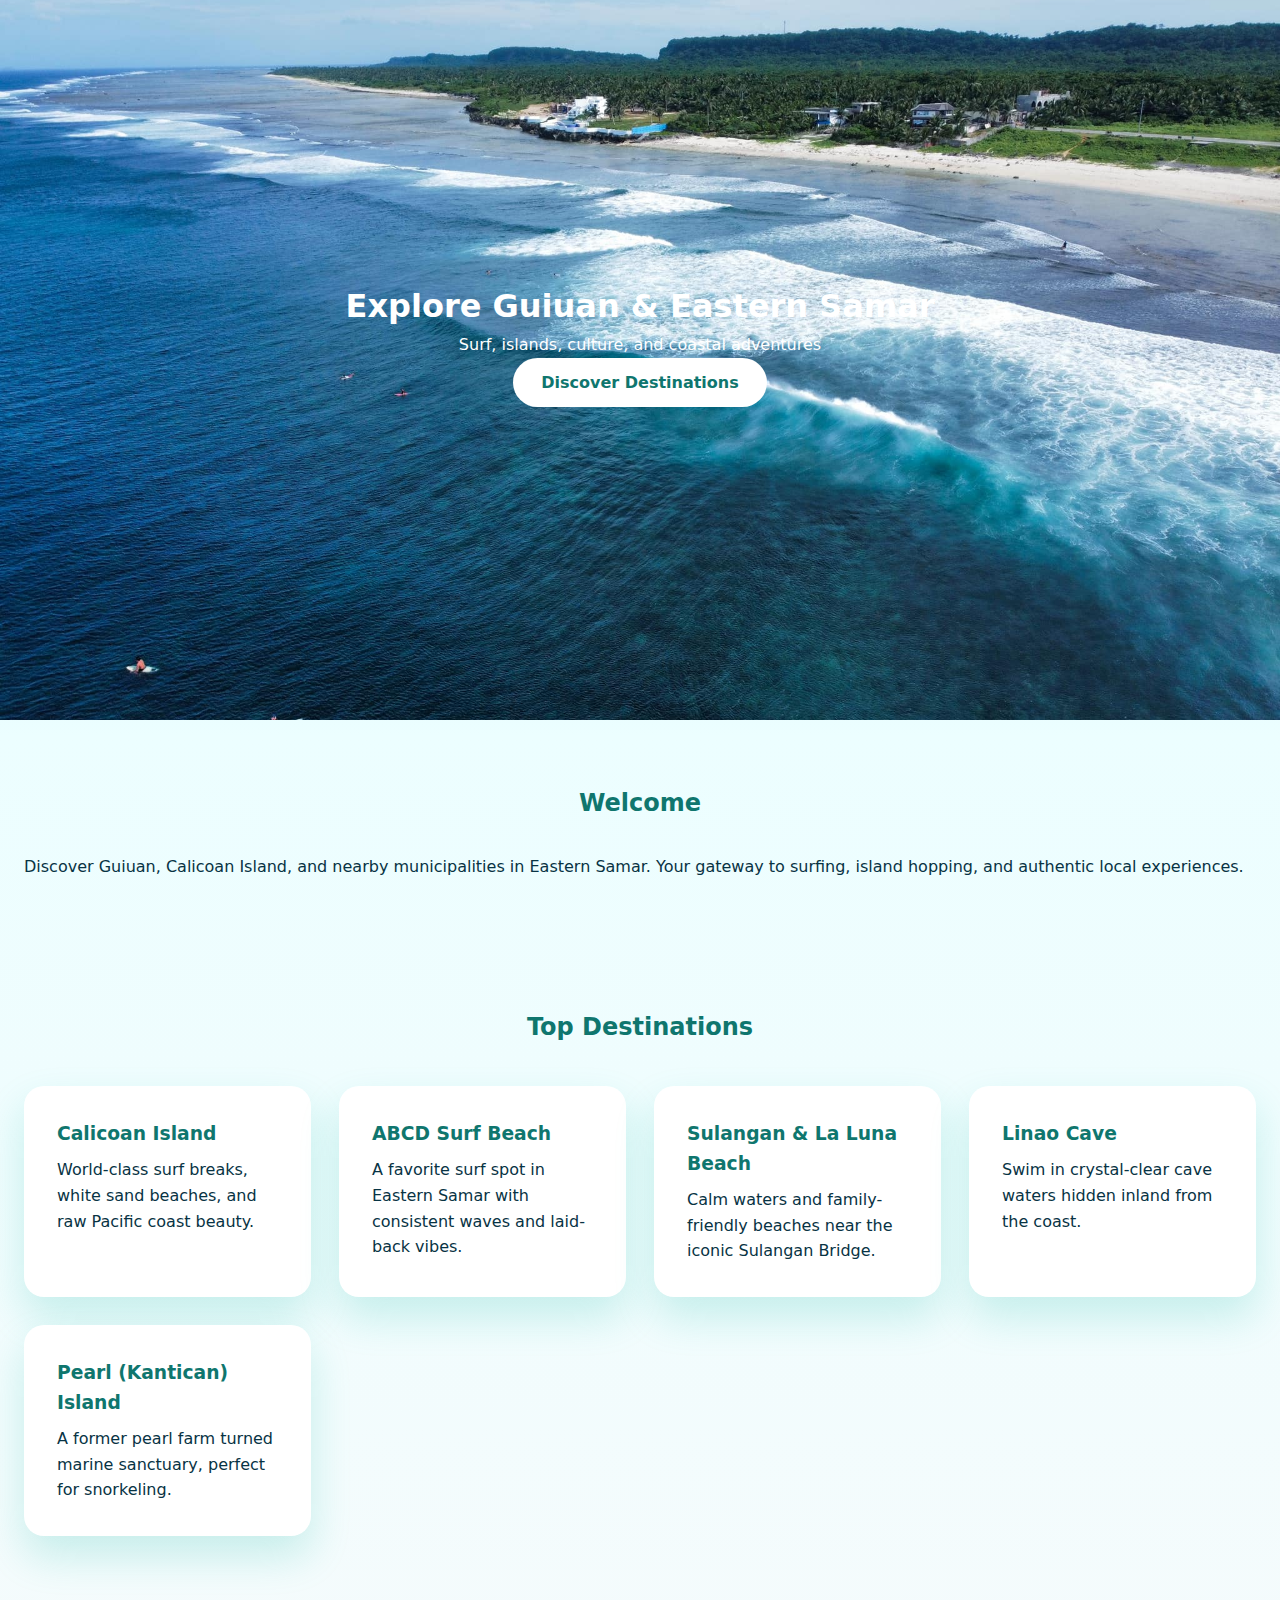
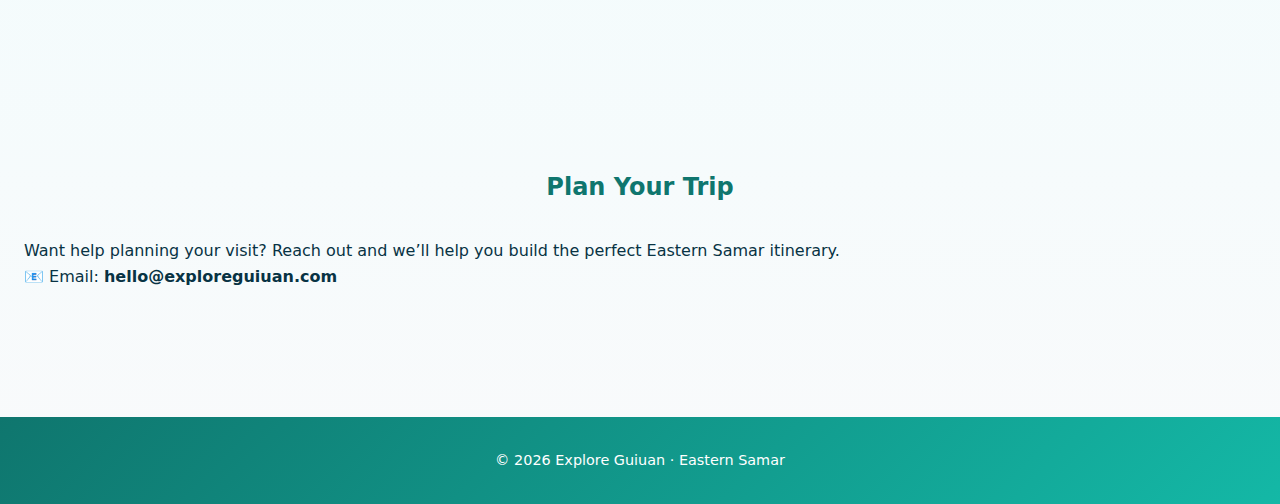
<file: index.html>
<!DOCTYPE html>
<html lang="en">
<head>
  <meta charset="UTF-8" />
  <title>Explore Guiuan | Eastern Samar Tourism</title>
  <meta name="viewport" content="width=device-width, initial-scale=1" />
  <link rel="stylesheet" href="css/styles.css" />
</head>
<body>

  <!-- HERO -->
  <header class="hero">
    <div class="hero-content">
      <h1>Explore Guiuan & Eastern Samar</h1>
      <p>Surf, islands, culture, and coastal adventures</p>
      <a href="#destinations" class="btn">Discover Destinations</a>
    </div>
  </header>

  <!-- INTRO -->
  <section class="section">
    <h2>Welcome</h2>
    <p class="center">
      Discover Guiuan, Calicoan Island, and nearby municipalities in Eastern Samar.
      Your gateway to surfing, island hopping, and authentic local experiences.
    </p>
  </section>

  <!-- DESTINATIONS -->
  <section id="destinations" class="section light">
    <h2>Top Destinations</h2>

    <div class="cards">
      <div class="card">
        <h3>Calicoan Island</h3>
        <p>World-class surf breaks, white sand beaches, and raw Pacific coast beauty.</p>
      </div>

      <div class="card">
        <h3>ABCD Surf Beach</h3>
        <p>A favorite surf spot in Eastern Samar with consistent waves and laid-back vibes.</p>
      </div>

      <div class="card">
        <h3>Sulangan &amp; La Luna Beach</h3>
        <p>Calm waters and family-friendly beaches near the iconic Sulangan Bridge.</p>
      </div>

      <div class="card">
        <h3>Linao Cave</h3>
        <p>Swim in crystal-clear cave waters hidden inland from the coast.</p>
      </div>

      <div class="card">
        <h3>Pearl (Kantican) Island</h3>
        <p>A former pearl farm turned marine sanctuary, perfect for snorkeling.</p>
      </div>
    </div>
  </section>

  <!-- PLAN YOUR TRIP -->
  <section class="section">
    <h2>Plan Your Trip</h2>
    <p class="center">
      Want help planning your visit? Reach out and we’ll help you build the perfect Eastern Samar itinerary.
    </p>
    <p class="center">
      📧 Email: <strong>hello@exploreguiuan.com</strong>
    </p>
  </section>

  <!-- FOOTER -->
  <footer class="footer">
    <p>© 2026 Explore Guiuan · Eastern Samar</p>
  </footer>

</body>
</html>
</file>
<file: css/styles.css>
/* RESET */
* {
  margin: 0;
  padding: 0;
  box-sizing: border-box;
}

/* COLOR PALETTE */
:root {
  --ocean-green: #14b8a6;
  --ocean-green-light: #5eead4;
  --ocean-aqua: #ecfeff;
  --ocean-deep: #0f766e;
  --text-dark: #083344;
}

/* BASE */
body {
  font-family: system-ui, -apple-system, BlinkMacSystemFont, "Segoe UI", sans-serif;
  background: linear-gradient(
    180deg,
    #a5f3fc 0%,
    #ecfeff 35%,
    #f9fafb 100%
  );
  color: var(--text-dark);
  line-height: 1.6;
}

/* HERO – PURE PHOTO, NO OVERLAY */
.hero {
  min-height: 80vh;
  background-image: url("../calicoan-hero.jpg"); /* from css/ to project root */
  background-size: cover;
  background-position: center;
  background-repeat: no-repeat;

  position: relative;

  display: flex;
  align-items: center;
  justify-content: center;
  text-align: center;

  color: #ffffff;
  padding: 4rem 1.5rem 6rem;
}

/* Stacked buttons under the hero text */
.hero-buttons {
  display: flex;
  flex-direction: column;    /* stacks buttons vertically */
  align-items: center;
  gap: 1rem;                 /* space between buttons */
  margin-top: 1.5rem;        /* space from text above */
}

.hero-inner h1 {
  font-size: 2.4rem;
  margin-bottom: 0.75rem;
  text-shadow: 0 3px 12px rgba(0, 0, 0, 0.7);
}

.hero-inner p {
  font-size: 1rem;
  margin-bottom: 1.5rem;
  text-shadow: 0 2px 8px rgba(0, 0, 0, 0.6);
}

/* Optional different hero for Places to Stay page */
.hero-stay {
  min-height: 55vh;
  background-image: url("../header.jpg"); /* change or remove if you want */
  background-size: cover;
  background-position: center;
}

/* BUTTON */
.btn {
  display: inline-block;
  padding: 0.75rem 1.75rem;
  background: #ffffff;
  color: var(--ocean-deep);
  border-radius: 999px;
  text-decoration: none;
  font-weight: 600;
  transition: transform 0.2s ease, box-shadow 0.2s ease;
}

/* Secondary button (Places to Stay) */
.btn-secondary {
  margin-top: 1rem;
  background: transparent;
  color: #ffffff;
  border: 2px solid #ffffff;
}

.btn-secondary:hover {
  background: #ffffff;
  color: var(--ocean-deep);
}

/* Outline button (for Discover Destinations) */
.btn-outline {
  background: transparent;
  color: #ffffff;
  border: 2px solid #ffffff;
}

.btn-outline:hover {
  background: #ffffff;
  color: var(--ocean-deep);
}

.btn:hover {
  transform: translateY(-2px);
  box-shadow: 0 12px 25px rgba(0, 0, 0, 0.15);
}

/* CONTENT SECTIONS */
.section {
  padding: 4rem 1.5rem;
}

/* Center section headings */
.section h2 {
  text-align: center;
  margin-bottom: 2rem;
  color: var(--ocean-deep);
}

/* Destination cards layout */
.cards {
  display: grid;
  grid-template-columns: repeat(auto-fit, minmax(240px, 1fr));
  gap: 1.75rem;
  margin-top: 2.5rem;
}

.card {
  background: #ffffff;
  padding: 2rem;
  border-radius: 1.25rem;
  border: 1px solid transparent;
  box-shadow: 0 20px 40px rgba(20, 184, 166, 0.2);
  transition:
    transform 0.2s ease,
    box-shadow 0.25s ease,
    border-color 0.25s ease;
  text-decoration: none;
  color: inherit;
}

.card:hover {
  transform: translateY(-4px);
  border-color: rgba(20, 184, 166, 0.35);
  box-shadow:
    0 18px 40px rgba(20, 184, 166, 0.25),
    0 0 0 1px rgba(20, 184, 166, 0.15);
}

.card h3 {
  color: var(--ocean-deep);
  margin-bottom: 0.5rem;
}

.card p {
  color: var(--text-dark);
  text-decoration: none;
}

/* FOOTER */
.footer {
  background: linear-gradient(
    135deg,
    var(--ocean-deep),
    var(--ocean-green)
  );
  color: #ffffff;
  text-align: center;
  padding: 2rem;
  margin-top: 4rem;
  font-size: 0.9rem;
}

/* MOBILE */
/* ========= RESPONSIVE LAYOUT ========= */

/* Tablets & small laptops */
@media (max-width: 900px) {

  /* HERO */
  .hero {
    min-height: 70vh;
    padding: 3rem 1.5rem 4rem;
  }

  .hero-inner h1 {
    font-size: 2.1rem;
  }

  .hero-inner p {
    font-size: 1rem;
  }

  /* Welcome float text */
  .welcome-float {
    max-width: 100%;
    padding: 0 1.25rem;
  }

  /* Sections */
  .section {
    padding: 3.5rem 1.5rem;
    margin-top: 2rem;
  }

  .section-inner {
    max-width: 100%;
  }

  /* Cards – 2-column grid on tablets */
  .cards {
    grid-template-columns: repeat(auto-fit, minmax(220px, 1fr));
    gap: 1.25rem;
    margin-top: 2rem;
  }

  .card {
    padding: 1.5rem;
  }

  /* Detail sections (videos) */
  .detail-section {
    margin: 3rem 1.5rem 4rem;
    padding: 1.5rem 1rem;
  }

  .detail-section video {
    max-width: 100%;
  }

  /* Plan your trip text */
  .plan-text {
    max-width: 90%;
    font-size: 1rem;
  }

  /* Footer */
  .footer {
    padding: 1.75rem 1.25rem;
  }
}

/* Phones */
@media (max-width: 600px) {

  /* HERO – smaller and tighter on phones */
  .hero {
    min-height: 65vh;
    padding: 2.5rem 1.25rem 3.25rem;
  }

  .hero-inner h1 {
    font-size: 1.9rem;
  }

  .hero-inner p {
    font-size: 0.95rem;
  }

  /* Stack buttons vertically & make them easy to tap */
  .hero-buttons {
    display: flex;
    flex-direction: column;
    gap: 0.75rem;
    align-items: stretch;
    margin-top: 1.25rem;
  }

  .hero-buttons .btn {
    width: 100%;
  }

  /* Welcome float */
  .welcome-float {
    bottom: 2rem;
    padding: 0 1.25rem;
  }

  .welcome-float h2 {
    font-size: 1.4rem;
  }

  .welcome-float p {
    font-size: 0.9rem;
  }

  /* Sections */
  .section {
    padding: 3rem 1.25rem;
    margin-top: 1.75rem;
  }

  .section-title {
    margin-top: 3rem;
    margin-bottom: 2rem;
    font-size: 1.5rem;
  }

  /* Cards – single column on phone */
  .cards {
    grid-template-columns: 1fr;
    gap: 1.1rem;
    margin-top: 1.5rem;
    margin-bottom: 3.5rem;
  }

  .card {
    padding: 1.4rem 1.25rem;
    border-radius: 1rem;
  }

  .card h3 {
    font-size: 1.1rem;
    margin-bottom: 0.4rem;
  }

  .card p {
    font-size: 0.95rem;
  }

  /* Detail sections + videos */
  .detail-section {
    margin: 2.5rem 1.1rem 3.5rem;
    padding: 1.5rem 1rem;
  }

  .detail-section h2 {
    font-size: 1.35rem;
  }

  .detail-section video {
    border-radius: 0.8rem;
  }

  /* Plan your trip */
  .plan-text {
    max-width: 100%;
    margin: 0 auto 1.75rem;
    font-size: 0.98rem;
  }

  .email {
    font-size: 0.95rem;
  }

  /* Footer */
  .footer {
    margin-top: 3rem;
    padding: 1.5rem 1.25rem;
    font-size: 0.85rem;
  }
}  /* <-- closes the @media */

/* Floating Welcome text over the hero image – no background */
.welcome-float {
  position: absolute;
  bottom: 2.5rem;
  left: 50%;
  transform: translateX(-50%);
  max-width: 900px;
  text-align: center;
  padding: 0 1.5rem;
  pointer-events: none;
  transition: opacity 0.4s ease;
}

.welcome-float h2 {
  margin-bottom: 0.75rem;
  color: #ffffff;
  font-size: 1.8rem;
  font-weight: 700;
  text-shadow: 0 3px 10px rgba(0, 0, 0, 0.7);
}

.welcome-float p {
  color: #f9fafb;
  font-weight: 500;
  text-shadow: 0 2px 8px rgba(0, 0, 0, 0.75);
}

/* ----- SECTION SPACING ----- */

/* Space above and below section titles like "Top Destinations" */
.section-title {
  margin-top: 4rem;
  margin-bottom: 3rem;
}

/* Extra gap under the cards grid before the next section */
.section .cards {
  margin-bottom: 6.5rem;   /* was 5rem */
}

/* Extra gap before the "Plan Your Trip" section */
#plan-trip {
  margin-top: 0;           /* let the h2 handle spacing */
}
/* Make the Plan Your Trip heading sit closer to its text */
#plan-trip h2 {
  margin-top: 0;
  margin-bottom: 1rem;   /* smaller than the default */
  text-align: center;
}

#plan-trip p {
  text-align: center;
}
/* PLAN YOUR TRIP SPACING & ALIGNMENT */
#plan-trip {
  text-align: center;
  padding: 6rem 1.5rem 7rem;
}

#plan-trip .section-title {
  margin-bottom: 2rem;
}

.plan-text {
  max-width: 700px;
  margin: 0 auto 2rem;
  font-size: 1.05rem;
  line-height: 1.7;
  color: #355f5b;
}

.email {
  margin-top: 1.5rem;
  font-size: 1rem;
}

.email strong {
  color: var(--ocean-deep);
}

/* ==========================
   CENTERED SECTION WRAPPER
   ========================== */

.section-inner {
  max-width: 900px;
  margin: 0 auto;
  text-align: center;
}
  
/* Destination detail sections - hidden until a card is clicked */
.detail-section {
  display: none;            /* HIDE by default */
  max-width: 1000px;
  margin: 4rem auto 6rem;
  padding: 2rem 1.5rem;
  text-align: center;
}

.detail-section h2 {
  margin-bottom: 1.5rem;
  color: var(--ocean-deep);
}

/* Only the active one is visible */
.detail-section.active {
  display: block;
}

/* Video styling */
.detail-section video {
  width: 100%;
  max-width: 800px;
  margin: 2rem auto;
  border-radius: 1rem;
}

/* ===== PINTEREST-STYLE STAY GRID ===== */

.stay-grid {
  column-count: 4;
  column-gap: 1.25rem;
  padding: 2rem 0;
}

.stay-pin {
  display: inline-block;
  width: 100%;
  margin-bottom: 1.25rem;
  position: relative;
  border-radius: 1rem;
  overflow: hidden;
  text-decoration: none;
  break-inside: avoid;
}

.stay-pin img {
  width: 100%;
  display: block;
  border-radius: 1rem;
  filter: brightness(0.75);
  transition: transform 0.35s ease, filter 0.35s ease;
}

.stay-pin:hover img {
  transform: scale(1.05);
  filter: brightness(0.6);
}

/* Floating label */
.stay-label {
  position: absolute;
  bottom: 1rem;
  left: 1rem;
  right: 1rem;
  font-size: 1rem;
  font-weight: 700;
  color: #fef9c3; /* summer yellow */
  text-shadow: 0 3px 8px rgba(0, 0, 0, 0.8);
}

/* ===== RESPONSIVE ===== */

@media (max-width: 900px) {
  .stay-grid {
    column-count: 2;
  }
}

@media (max-width: 600px) {
  .stay-grid {
    column-count: 1;
  }
}
</file>
